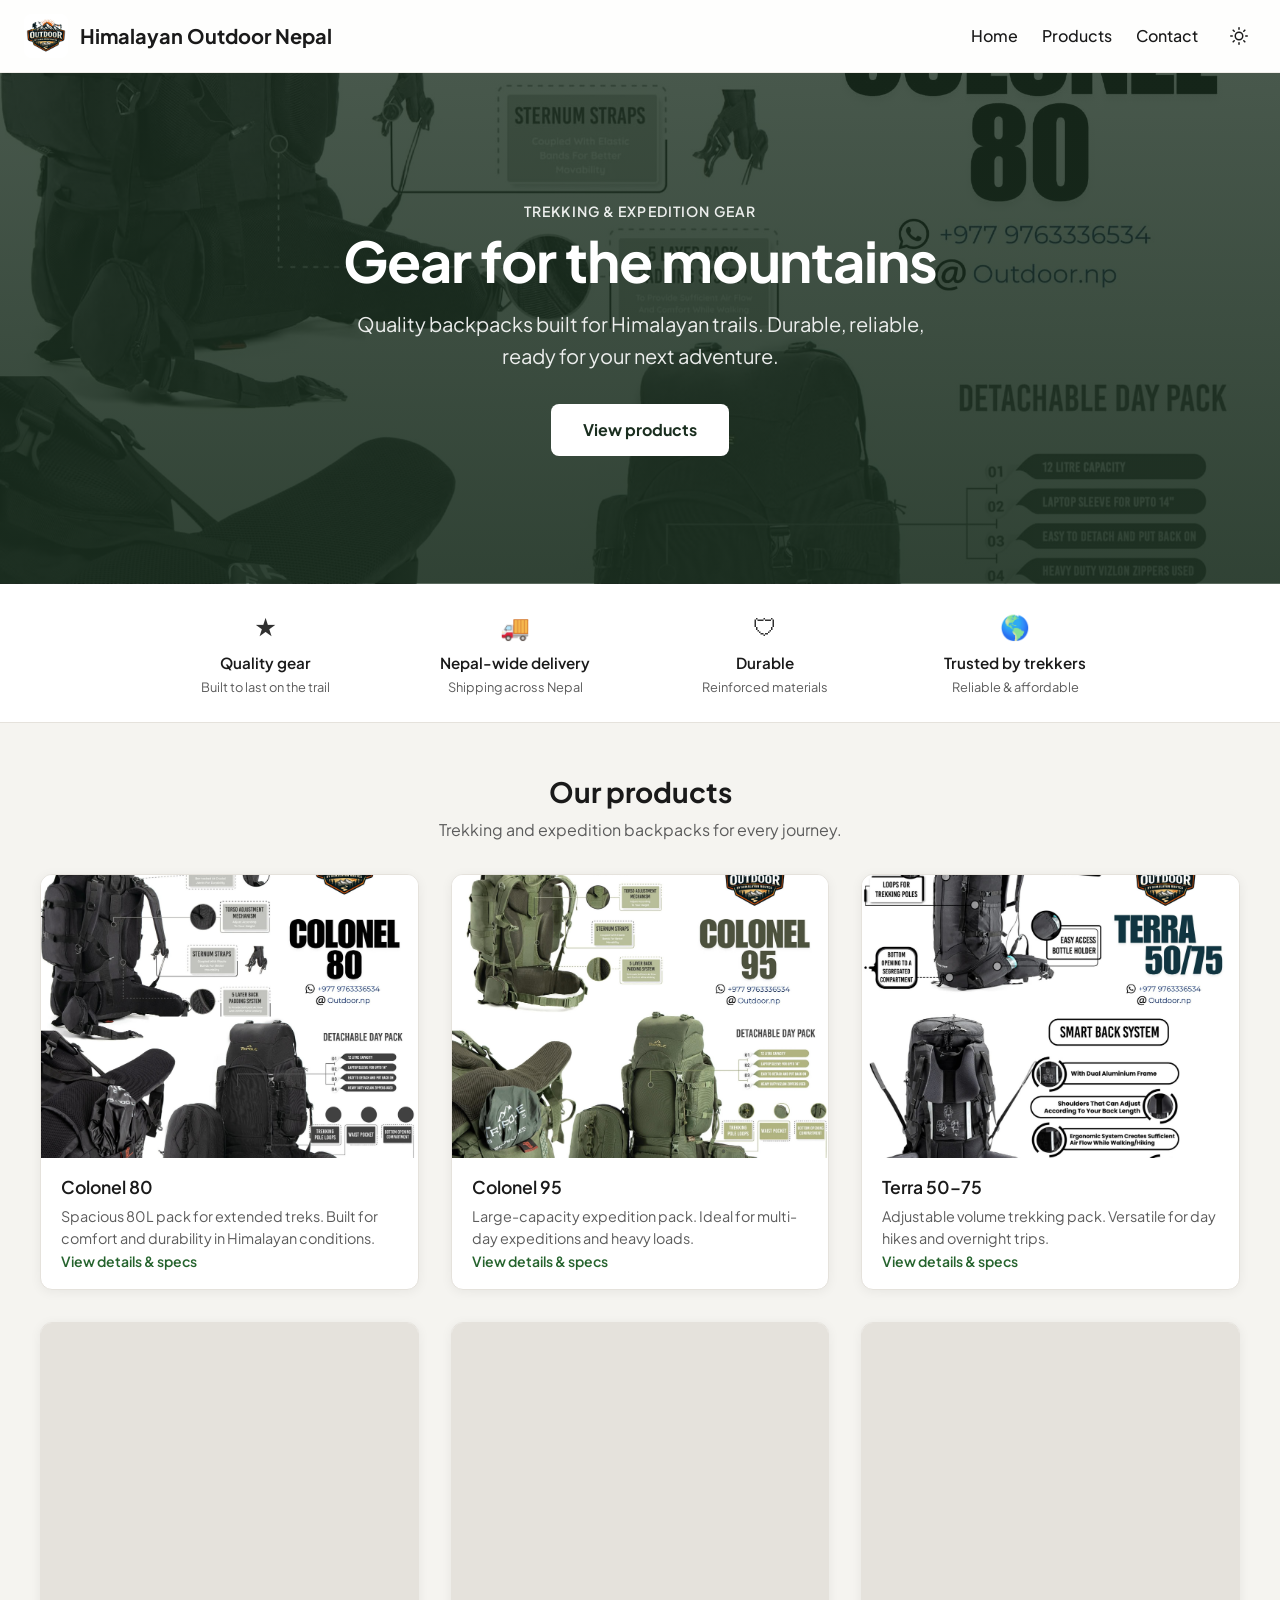
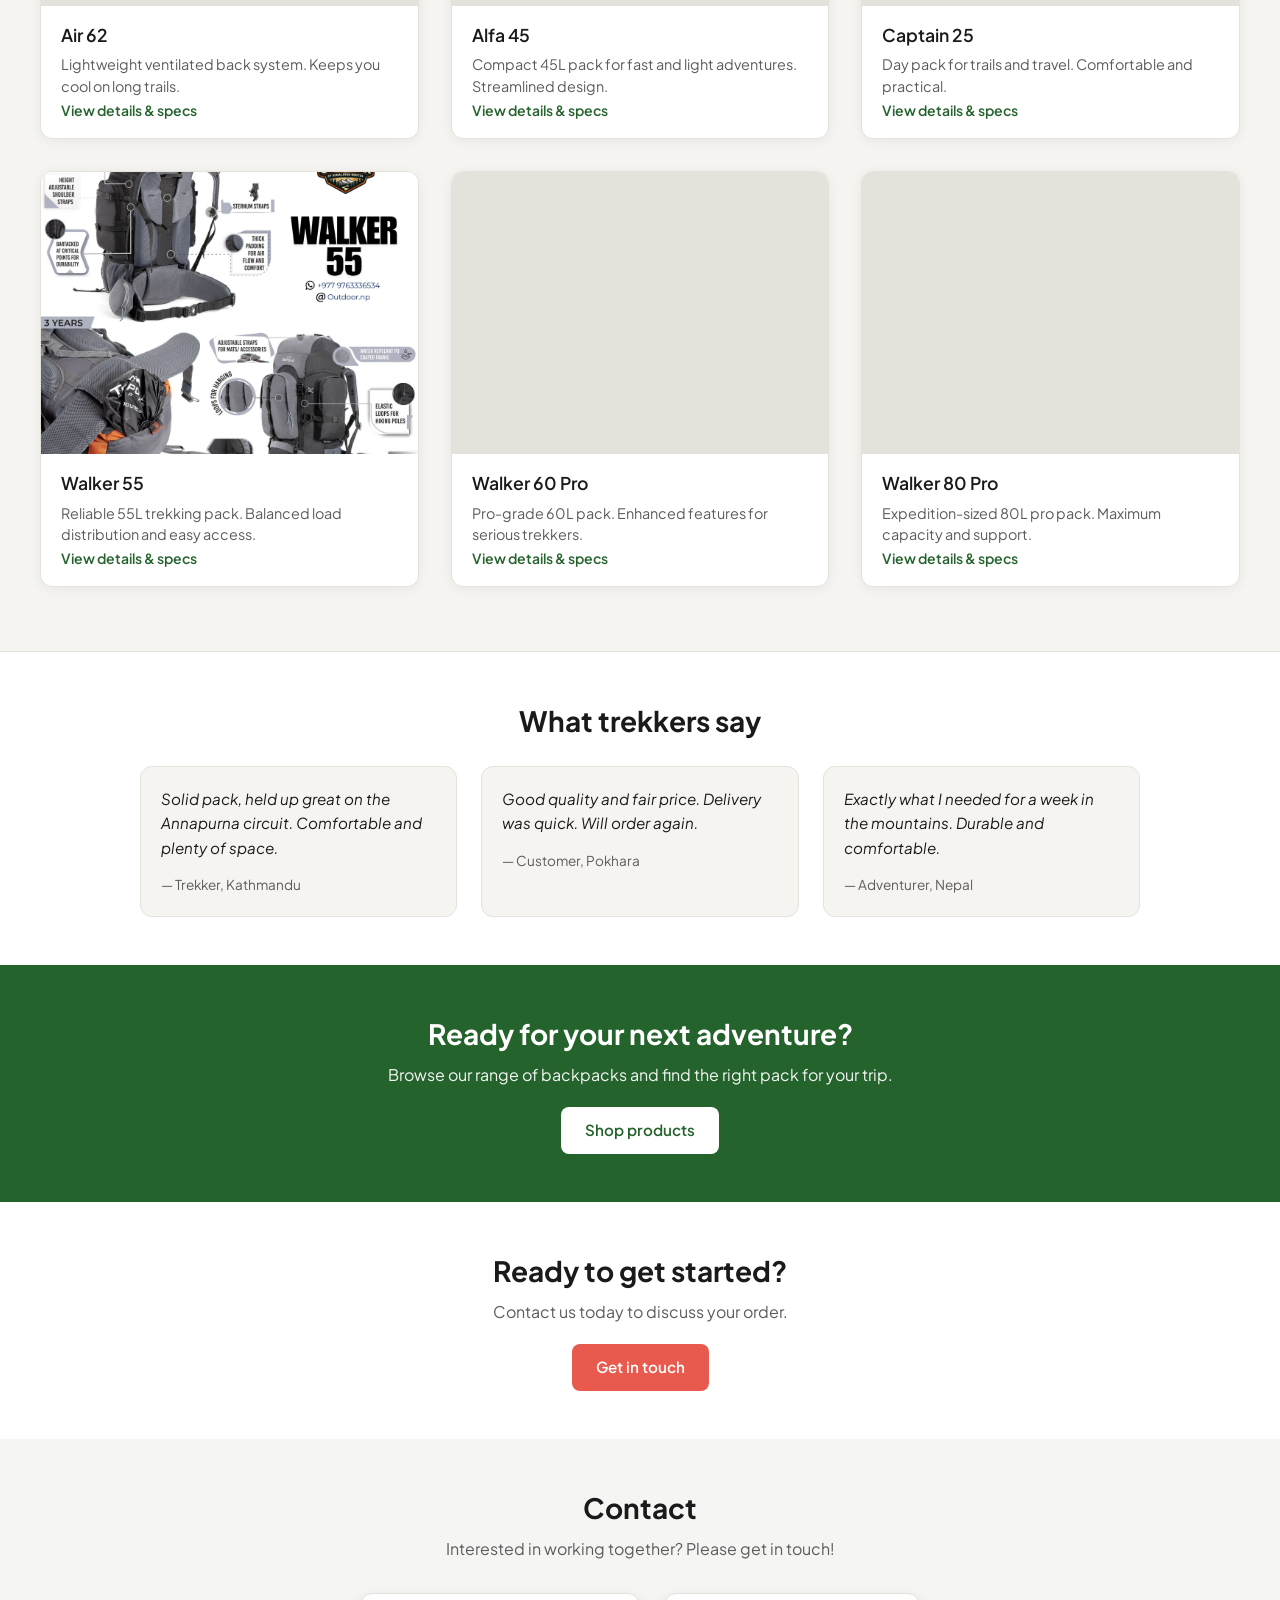
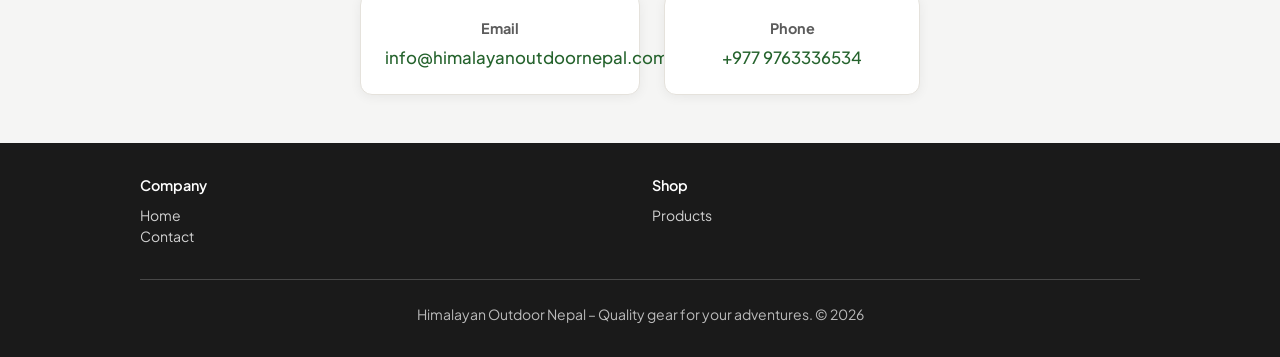
<file: index.html>
<!DOCTYPE html>
<html lang="en">
<head>
  <meta charset="UTF-8">
  <meta name="viewport" content="width=device-width, initial-scale=1.0">
  <title>Himalayan Outdoor Nepal – Trekking & Expedition Gear</title>
  <meta name="description" content="Quality backpacks and outdoor gear for trekking and expeditions in Nepal. Durable, reliable packs for every trail.">
  <link rel="preconnect" href="https://fonts.googleapis.com">
  <link rel="preconnect" href="https://fonts.gstatic.com" crossorigin>
  <link href="https://fonts.googleapis.com/css2?family=Plus+Jakarta+Sans:wght@400;500;600;700&display=swap" rel="stylesheet">
  <link rel="stylesheet" href="css/style.css?v=2">
</head>
<body>
  <header class="site-header">
    <a href="index.html" class="header-brand" aria-label="Himalayan Outdoor Nepal – Home">
      <img src="logo/Himalayan_outdoor_Logo.jpg" alt="" class="site-logo" width="48" height="48">
      <span class="site-title">Himalayan Outdoor Nepal</span>
    </a>
    <nav class="site-nav" aria-label="Main navigation">
      <a href="index.html" class="nav-link">Home</a>
      <a href="index.html#products" class="nav-link">Products</a>
      <a href="contact.html" class="nav-link">Contact</a>
      <button type="button" class="theme-toggle" id="theme-toggle" aria-label="Toggle dark mode">
        <svg class="sun-icon" xmlns="http://www.w3.org/2000/svg" viewBox="0 0 24 24" fill="none" stroke="currentColor" stroke-width="2" stroke-linecap="round" stroke-linejoin="round" width="18" height="18"><circle cx="12" cy="12" r="5"></circle><line x1="12" y1="1" x2="12" y2="3"></line><line x1="12" y1="21" x2="12" y2="23"></line><line x1="4.22" y1="4.22" x2="5.64" y2="5.64"></line><line x1="18.36" y1="18.36" x2="19.78" y2="19.78"></line><line x1="1" y1="12" x2="3" y2="12"></line><line x1="21" y1="12" x2="23" y2="12"></line><line x1="4.22" y1="19.78" x2="5.64" y2="18.36"></line><line x1="18.36" y1="5.64" x2="19.78" y2="4.22"></line></svg>
        <svg class="moon-icon" xmlns="http://www.w3.org/2000/svg" viewBox="0 0 24 24" fill="none" stroke="currentColor" stroke-width="2" stroke-linecap="round" stroke-linejoin="round" width="18" height="18" style="display: none;"><path d="M21 12.79A9 9 0 1 1 11.21 3 7 7 0 0 0 21 12.79z"></path></svg>
      </button>
    </nav>
    <button type="button" class="nav-toggle" aria-label="Open menu" aria-expanded="false">
      <span class="nav-toggle__bar"></span>
      <span class="nav-toggle__bar"></span>
      <span class="nav-toggle__bar"></span>
    </button>
  </header>

  <main>
    <section class="hero">
      <div class="hero__inner">
        <p class="hero__eyebrow">Trekking & Expedition Gear</p>
        <h1 class="hero__title">Gear for the mountains</h1>
        <p class="hero__tagline">Quality backpacks built for Himalayan trails. Durable, reliable, ready for your next adventure.</p>
        <a href="#products" class="hero__cta">View products</a>
      </div>
    </section>

    <section class="features">
      <div class="features__inner">
        <div class="feature animate-on-scroll">
          <span class="feature__icon" aria-hidden="true">&#9733;</span>
          <h3 class="feature__title">Quality gear</h3>
          <p class="feature__text">Built to last on the trail</p>
        </div>
        <div class="feature animate-on-scroll" style="transition-delay: 100ms;">
          <span class="feature__icon" aria-hidden="true">&#128666;</span>
          <h3 class="feature__title">Nepal-wide delivery</h3>
          <p class="feature__text">Shipping across Nepal</p>
        </div>
        <div class="feature animate-on-scroll" style="transition-delay: 200ms;">
          <span class="feature__icon" aria-hidden="true">&#128737;</span>
          <h3 class="feature__title">Durable</h3>
          <p class="feature__text">Reinforced materials</p>
        </div>
        <div class="feature animate-on-scroll" style="transition-delay: 300ms;">
          <span class="feature__icon" aria-hidden="true">&#127758;</span>
          <h3 class="feature__title">Trusted by trekkers</h3>
          <p class="feature__text">Reliable & affordable</p>
        </div>
      </div>
    </section>

    <section class="products-section" id="products">
      <div class="products-section__inner">
        <h2 class="section-title">Our products</h2>
        <p class="section-subtitle">Trekking and expedition backpacks for every journey.</p>
        <div id="products-container" class="products-grid" aria-live="polite">
          <div class="skeleton-card"><div class="skeleton-image"></div><div class="skeleton-body"><div class="skeleton-line"></div><div class="skeleton-line skeleton-line--short"></div></div></div>
          <div class="skeleton-card"><div class="skeleton-image"></div><div class="skeleton-body"><div class="skeleton-line"></div><div class="skeleton-line skeleton-line--short"></div></div></div>
          <div class="skeleton-card"><div class="skeleton-image"></div><div class="skeleton-body"><div class="skeleton-line"></div><div class="skeleton-line skeleton-line--short"></div></div></div>
        </div>
      </div>
    </section>

    <section class="testimonials">
      <div class="testimonials__inner">
        <h2 class="section-title">What trekkers say</h2>
        <div class="testimonials__grid">
          <blockquote class="testimonial animate-on-scroll">
            <p class="testimonial__text">Solid pack, held up great on the Annapurna circuit. Comfortable and plenty of space.</p>
            <cite class="testimonial__cite">— Trekker, Kathmandu</cite>
          </blockquote>
          <blockquote class="testimonial animate-on-scroll" style="transition-delay: 100ms;">
            <p class="testimonial__text">Good quality and fair price. Delivery was quick. Will order again.</p>
            <cite class="testimonial__cite">— Customer, Pokhara</cite>
          </blockquote>
          <blockquote class="testimonial animate-on-scroll" style="transition-delay: 200ms;">
            <p class="testimonial__text">Exactly what I needed for a week in the mountains. Durable and comfortable.</p>
            <cite class="testimonial__cite">— Adventurer, Nepal</cite>
          </blockquote>
        </div>
      </div>
    </section>

    <section class="cta">
      <div class="cta__inner">
        <h2 class="cta__title">Ready for your next adventure?</h2>
        <p class="cta__text">Browse our range of backpacks and find the right pack for your trip.</p>
        <a href="index.html#products" class="cta__button">Shop products</a>
      </div>
    </section>

    <section class="cta cta--contact">
      <div class="cta__inner">
        <h2 class="cta__title">Ready to get started?</h2>
        <p class="cta__text">Contact us today to discuss your order.</p>
        <a href="contact.html" class="cta__button cta__button--coral">Get in touch</a>
      </div>
    </section>

    <section class="contact-info" id="contact">
      <div class="contact-info__inner">
        <h2 class="contact-info__title">Contact</h2>
        <p class="contact-info__intro">Interested in working together? Please get in touch!</p>
        <div class="contact-info__cards">
          <div class="contact-info__card">
            <strong class="contact-info__label">Email</strong>
            <a href="mailto:info@himalayanoutdoornepal.com" class="contact-info__value">info@himalayanoutdoornepal.com</a>
          </div>
          <div class="contact-info__card">
            <strong class="contact-info__label">Phone</strong>
            <a href="tel:+9779763336534" class="contact-info__value">+977 9763336534</a>
          </div>
        </div>
      </div>
    </section>
  </main>

  <footer class="site-footer">
    <div class="footer__inner">
      <div class="footer__grid">
        <div class="footer__col">
          <h3 class="footer__heading">Company</h3>
          <ul class="footer__links">
            <li><a href="index.html">Home</a></li>
            <li><a href="contact.html">Contact</a></li>
          </ul>
        </div>
        <div class="footer__col">
          <h3 class="footer__heading">Shop</h3>
          <ul class="footer__links">
            <li><a href="index.html#products">Products</a></li>
          </ul>
        </div>
      </div>
      <p class="footer__copy">Himalayan Outdoor Nepal – Quality gear for your adventures. &copy; <span id="year"></span></p>
    </div>
  </footer>

  <script src="js/ui.js"></script>
  <script src="js/main.js"></script>
</body>
</html>
</file>
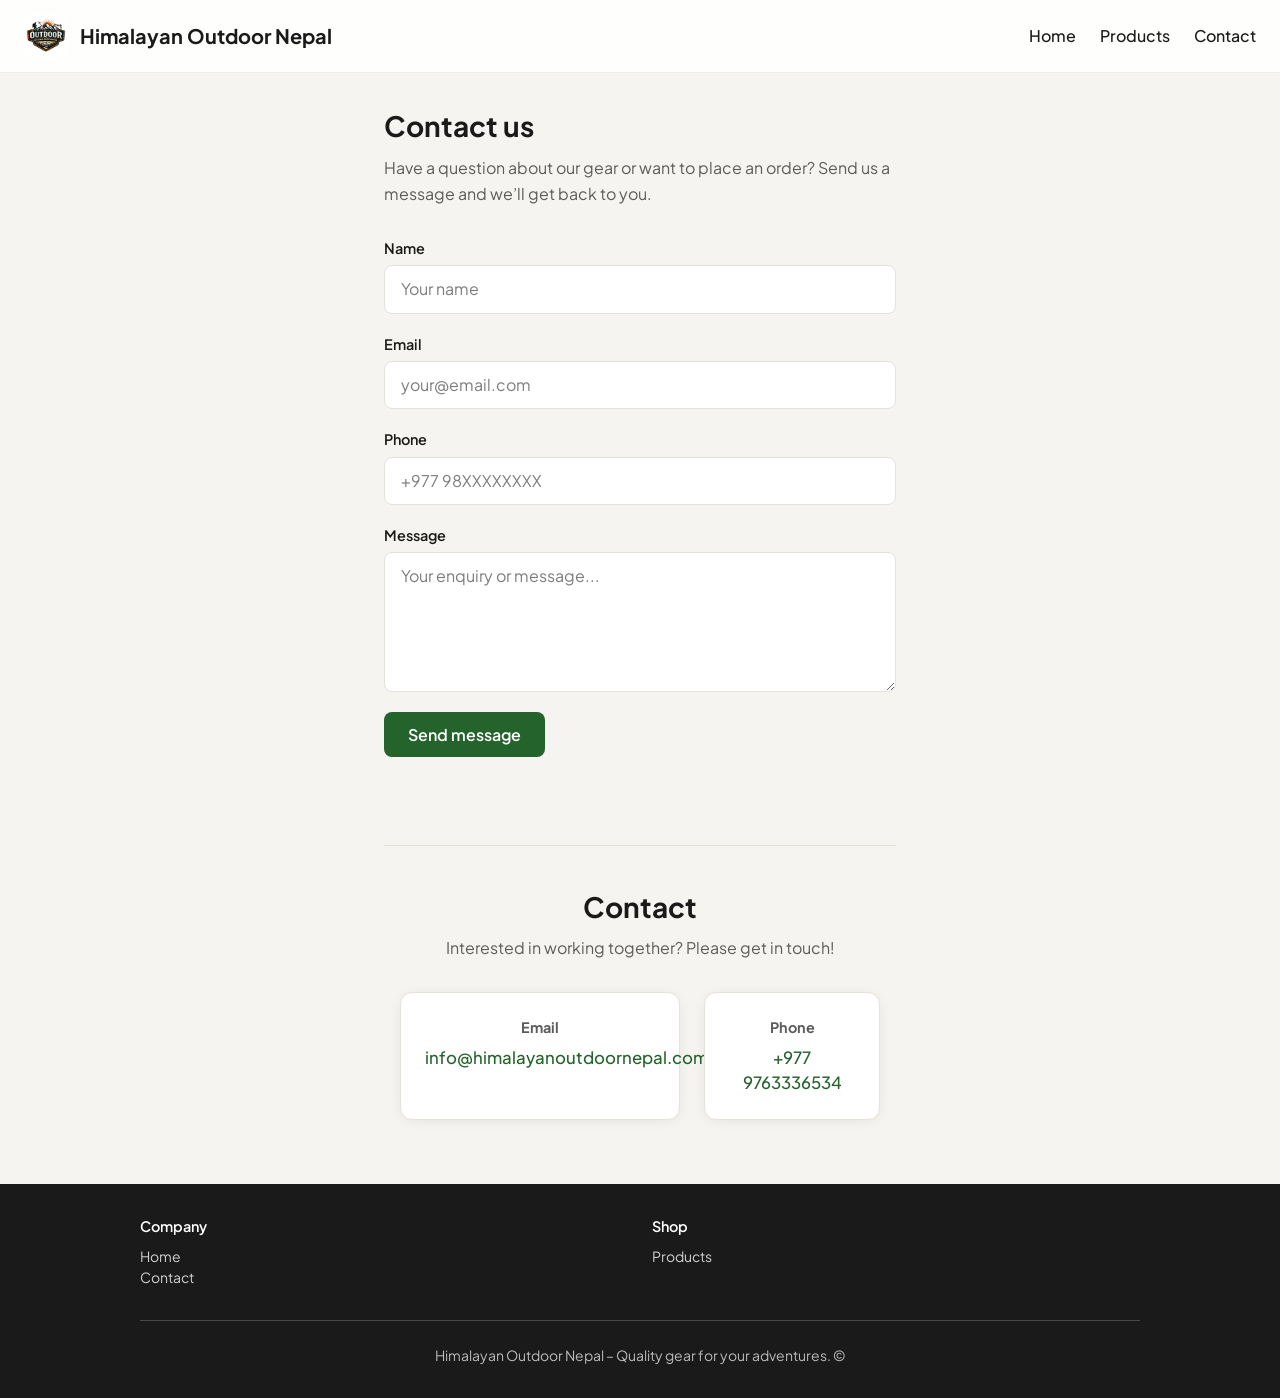
<file: contact.html>
<!DOCTYPE html>
<html lang="en">
<head>
  <meta charset="UTF-8">
  <meta name="viewport" content="width=device-width, initial-scale=1.0">
  <title>Contact – Himalayan Outdoor Nepal</title>
  <meta name="description" content="Get in touch for product enquiries, orders, or support. We'd love to hear from you.">
  <link rel="preconnect" href="https://fonts.googleapis.com">
  <link rel="preconnect" href="https://fonts.gstatic.com" crossorigin>
  <link href="https://fonts.googleapis.com/css2?family=Plus+Jakarta+Sans:wght@400;500;600;700&display=swap" rel="stylesheet">
  <link rel="stylesheet" href="css/style.css">
</head>
<body>
  <header class="site-header">
    <a href="index.html" class="header-brand" aria-label="Himalayan Outdoor Nepal – Home">
      <img src="logo/Himalayan_outdoor_Logo.jpg" alt="" class="site-logo" width="48" height="48">
      <span class="site-title">Himalayan Outdoor Nepal</span>
    </a>
    <nav class="site-nav" aria-label="Main navigation">
      <a href="index.html" class="nav-link">Home</a>
      <a href="index.html#products" class="nav-link">Products</a>
      <a href="contact.html" class="nav-link">Contact</a>
    </nav>
    <button type="button" class="nav-toggle" aria-label="Open menu" aria-expanded="false">
      <span class="nav-toggle__bar"></span>
      <span class="nav-toggle__bar"></span>
      <span class="nav-toggle__bar"></span>
    </button>
  </header>

  <main class="contact-page">
    <div class="contact-page__inner">
      <h1 class="contact-page__title">Contact us</h1>
      <p class="contact-page__intro">Have a question about our gear or want to place an order? Send us a message and we’ll get back to you.</p>

      <form class="contact-form" id="contact-form" action="https://formspree.io/f/mqedoqld" method="POST">
        <input type="hidden" name="_subject" value="Enquiry from Himalayan Outdoor Nepal">
        <div class="form-group">
          <label for="contact-name" class="form-label">Name</label>
          <input type="text" id="contact-name" name="name" class="form-input" required placeholder="Your name">
        </div>
        <div class="form-group">
          <label for="contact-email" class="form-label">Email</label>
          <input type="email" id="contact-email" name="email" class="form-input" required placeholder="your@email.com">
        </div>
        <div class="form-group">
          <label for="contact-phone" class="form-label">Phone</label>
          <input type="tel" id="contact-phone" name="phone" class="form-input" placeholder="+977 98XXXXXXXX">
        </div>
        <div class="form-group">
          <label for="contact-message" class="form-label">Message</label>
          <textarea id="contact-message" name="message" class="form-input form-textarea" required rows="5" placeholder="Your enquiry or message..."></textarea>
        </div>
        <button type="submit" class="btn btn--primary">Send message</button>
        <p id="form-status" class="form-status" aria-live="polite"></p>
      </form>

      <section class="contact-info contact-info--page">
        <h2 class="contact-info__title">Contact</h2>
        <p class="contact-info__intro">Interested in working together? Please get in touch!</p>
        <div class="contact-info__cards">
          <div class="contact-info__card">
            <strong class="contact-info__label">Email</strong>
            <a href="mailto:info@himalayanoutdoornepal.com" class="contact-info__value">info@himalayanoutdoornepal.com</a>
          </div>
          <div class="contact-info__card">
            <strong class="contact-info__label">Phone</strong>
            <a href="tel:+9779763336534" class="contact-info__value">+977 9763336534</a>
          </div>
        </div>
      </section>
    </div>
  </main>

  <footer class="site-footer">
    <div class="footer__inner">
      <div class="footer__grid">
        <div class="footer__col">
          <h3 class="footer__heading">Company</h3>
          <ul class="footer__links">
            <li><a href="index.html">Home</a></li>
            <li><a href="contact.html">Contact</a></li>
          </ul>
        </div>
        <div class="footer__col">
          <h3 class="footer__heading">Shop</h3>
          <ul class="footer__links">
            <li><a href="index.html#products">Products</a></li>
          </ul>
        </div>
      </div>
      <p class="footer__copy">Himalayan Outdoor Nepal – Quality gear for your adventures. &copy; <span id="year"></span></p>
    </div>
  </footer>

  <script src="js/contact.js"></script>
</body>
</html>
</file>
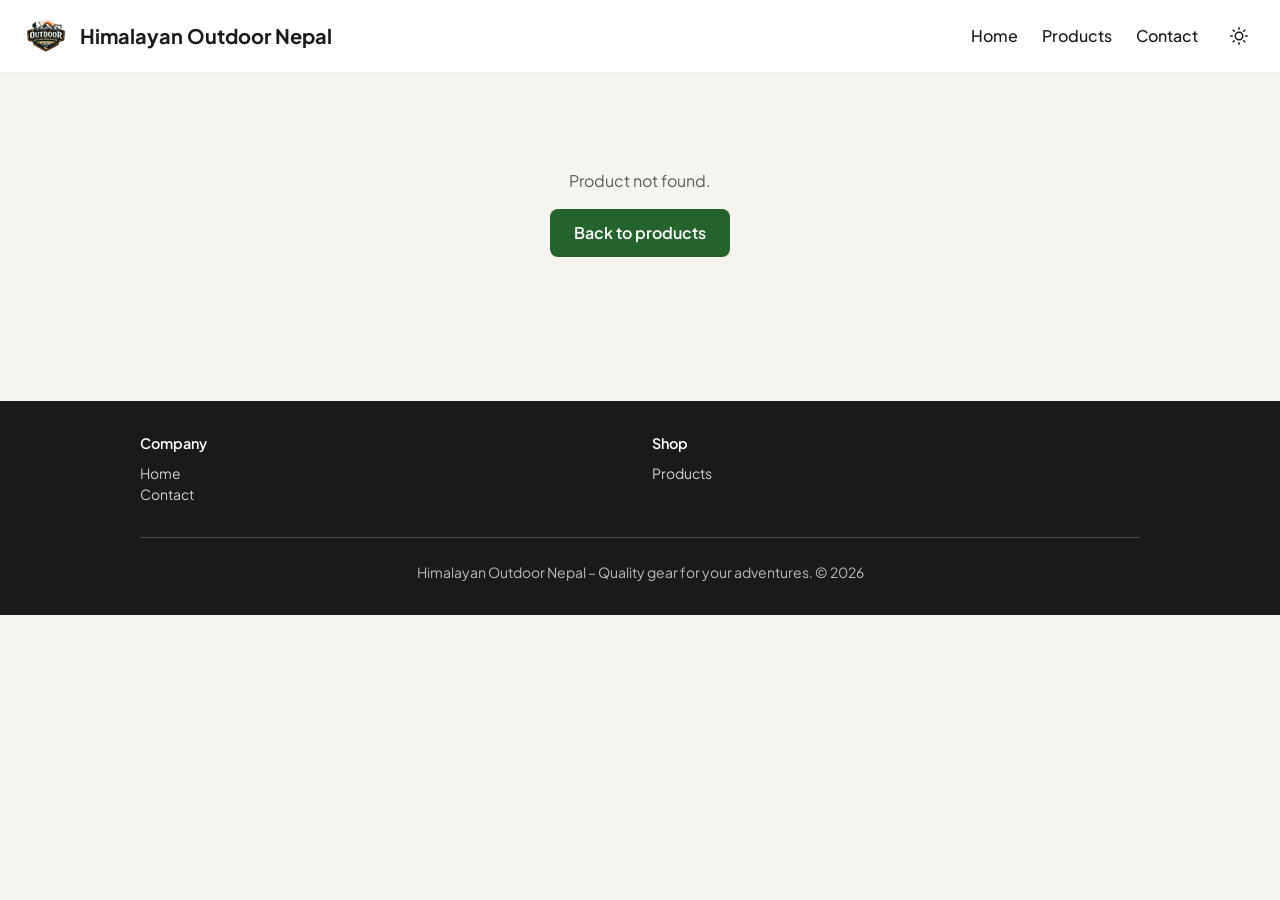
<file: product.html>
<!DOCTYPE html>
<html lang="en">
<head>
  <meta charset="UTF-8">
  <meta name="viewport" content="width=device-width, initial-scale=1.0">
  <title>Product Details – Himalayan Outdoor Nepal</title>
  <meta name="description" content="View product specifications and details at Himalayan Outdoor Nepal.">
  <link rel="preconnect" href="https://fonts.googleapis.com">
  <link rel="preconnect" href="https://fonts.gstatic.com" crossorigin>
  <link href="https://fonts.googleapis.com/css2?family=Plus+Jakarta+Sans:wght@400;500;600;700&display=swap" rel="stylesheet">
  <link rel="stylesheet" href="css/style.css?v=3">
</head>
<body>
  <header class="site-header">
    <a href="index.html" class="header-brand" aria-label="Himalayan Outdoor Nepal – Home">
      <img src="logo/Himalayan_outdoor_Logo.jpg" alt="" class="site-logo" width="48" height="48">
      <span class="site-title">Himalayan Outdoor Nepal</span>
    </a>
    <nav class="site-nav" aria-label="Main navigation">
      <a href="index.html" class="nav-link">Home</a>
      <a href="index.html#products" class="nav-link">Products</a>
      <a href="contact.html" class="nav-link">Contact</a>
      <button type="button" class="theme-toggle" id="theme-toggle" aria-label="Toggle dark mode">
        <svg class="sun-icon" xmlns="http://www.w3.org/2000/svg" viewBox="0 0 24 24" fill="none" stroke="currentColor" stroke-width="2" stroke-linecap="round" stroke-linejoin="round" width="18" height="18"><circle cx="12" cy="12" r="5"></circle><line x1="12" y1="1" x2="12" y2="3"></line><line x1="12" y1="21" x2="12" y2="23"></line><line x1="4.22" y1="4.22" x2="5.64" y2="5.64"></line><line x1="18.36" y1="18.36" x2="19.78" y2="19.78"></line><line x1="1" y1="12" x2="3" y2="12"></line><line x1="21" y1="12" x2="23" y2="12"></line><line x1="4.22" y1="19.78" x2="5.64" y2="18.36"></line><line x1="18.36" y1="5.64" x2="19.78" y2="4.22"></line></svg>
        <svg class="moon-icon" xmlns="http://www.w3.org/2000/svg" viewBox="0 0 24 24" fill="none" stroke="currentColor" stroke-width="2" stroke-linecap="round" stroke-linejoin="round" width="18" height="18" style="display: none;"><path d="M21 12.79A9 9 0 1 1 11.21 3 7 7 0 0 0 21 12.79z"></path></svg>
      </button>
    </nav>
    <button type="button" class="nav-toggle" aria-label="Open menu" aria-expanded="false">
      <span class="nav-toggle__bar"></span>
      <span class="nav-toggle__bar"></span>
      <span class="nav-toggle__bar"></span>
    </button>
  </header>

  <main class="product-page">
    <div class="product-page__inner" id="product-container" aria-live="polite">
      <!-- Skeleton Loaders -->
      <div class="product-grid skeleton-detail">
        <div class="product-detail__image-col">
          <div class="skeleton-image" style="width: 100%; aspect-ratio: 1/1; border-radius: var(--radius);"></div>
        </div>
        <div class="product-detail__info-col skeleton-body">
           <div class="skeleton-line" style="width: 80%; height: 2rem;"></div>
           <div class="skeleton-line" style="width: 40%; height: 1.5rem;"></div>
           <div class="skeleton-line" style="width: 100%; height: 1.2rem; margin-top: 1rem;"></div>
           <div class="skeleton-line" style="width: 90%; height: 1.2rem;"></div>
           <div class="skeleton-line" style="width: 95%; height: 1.2rem;"></div>
        </div>
      </div>
    </div>
  </main>

  <footer class="site-footer">
    <div class="footer__inner">
      <div class="footer__grid">
        <div class="footer__col">
          <h3 class="footer__heading">Company</h3>
          <ul class="footer__links">
            <li><a href="index.html">Home</a></li>
            <li><a href="contact.html">Contact</a></li>
          </ul>
        </div>
        <div class="footer__col">
          <h3 class="footer__heading">Shop</h3>
          <ul class="footer__links">
            <li><a href="index.html#products">Products</a></li>
          </ul>
        </div>
      </div>
      <p class="footer__copy">Himalayan Outdoor Nepal – Quality gear for your adventures. &copy; <span id="year"></span></p>
    </div>
  </footer>

  <script src="js/ui.js"></script>
  <script src="js/product.js"></script>
</body>
</html>
</file>
<file: css/style.css>
/* Himalayan Outdoor Nepal - Product Showcase */

:root {
  --color-bg: #f5f4f0;
  --color-surface: #ffffff;
  --color-surface-rgb: 255, 255, 255;
  --color-text: #1a1a1a;
  --color-text-muted: #5c5c5c;
  --color-accent: #25632d;
  --color-accent-hover: #1e5024;
  --color-hero-bg: #1a2e1f;
  --color-border: #e5e2dc;
  --color-border-rgb: 229, 226, 220;
  --shadow: 0 2px 12px rgba(0, 0, 0, 0.06);
  --shadow-hover: 0 8px 28px rgba(0, 0, 0, 0.1);
  --radius: 12px;
  --radius-sm: 8px;
  --font-sans: 'Plus Jakarta Sans', system-ui, -apple-system, sans-serif;
}

[data-theme="dark"] {
  --color-bg: #121212;
  --color-surface: #1e1e1e;
  --color-surface-rgb: 30, 30, 30;
  --color-text: #f5f4f0;
  --color-text-muted: #a3a3a3;
  --color-accent: #4ade80;
  --color-accent-hover: #22c55e;
  --color-hero-bg: #0f1712;
  --color-border: #333333;
  --color-border-rgb: 51, 51, 51;
  --shadow: 0 2px 12px rgba(0, 0, 0, 0.3);
  --shadow-hover: 0 8px 28px rgba(0, 0, 0, 0.5);
}

*,
*::before,
*::after {
  box-sizing: border-box;
}

html {
  scroll-behavior: smooth;
}

body {
  margin: 0;
  font-family: var(--font-sans);
  font-size: 16px;
  line-height: 1.5;
  color: var(--color-text);
  background: var(--color-bg);
  min-height: 100vh;
}

img {
  max-width: 100%;
  height: auto;
  display: block;
}

a {
  color: var(--color-accent);
  text-decoration: none;
}

a:hover {
  text-decoration: underline;
}

/* Header */
.site-header {
  background: rgba(var(--color-surface-rgb), 0.85);
  backdrop-filter: blur(12px);
  -webkit-backdrop-filter: blur(12px);
  border-bottom: 1px solid rgba(var(--color-border-rgb), 0.6);
  padding: 0.875rem 1.5rem;
  position: sticky;
  top: 0;
  z-index: 100;
  display: flex;
  align-items: center;
  justify-content: space-between;
  gap: 1rem;
}

.header-brand {
  display: flex;
  align-items: center;
  gap: 0.75rem;
  text-decoration: none;
  color: inherit;
}

.header-brand:hover {
  text-decoration: none;
}

.site-logo {
  width: 44px;
  height: 44px;
  object-fit: contain;
  border-radius: var(--radius-sm);
}

.site-title {
  margin: 0;
  font-size: clamp(1.1rem, 4vw, 1.25rem);
  font-weight: 700;
  color: var(--color-text);
}

.site-nav {
  display: none;
  align-items: center;
  gap: 1.5rem;
}

.nav-link {
  font-weight: 500;
  color: var(--color-text);
  text-decoration: none;
  transition: color 0.2s ease;
}

.nav-link:hover {
  color: var(--color-accent);
  text-decoration: none;
}

.nav-toggle {
  display: flex;
  flex-direction: column;
  justify-content: center;
  gap: 5px;
  width: 44px;
  height: 44px;
  padding: 0;
  border: none;
  background: transparent;
  cursor: pointer;
  border-radius: var(--radius-sm);
}

.nav-toggle:hover {
  background: var(--color-bg);
}

.nav-toggle__bar {
  display: block;
  width: 22px;
  height: 2px;
  background: var(--color-text);
  border-radius: 1px;
  margin: 0 auto;
}

@media (max-width: 767px) {
  .site-header {
    position: relative;
    flex-wrap: wrap;
  }

  .site-nav {
    display: flex;
    position: absolute;
    top: 100%;
    left: 0;
    right: 0;
    background: var(--color-surface);
    border-bottom: 1px solid var(--color-border);
    flex-direction: column;
    padding: 0;
    gap: 0;
    box-shadow: var(--shadow);
    max-height: 0;
    overflow: hidden;
    transition: max-height 0.3s ease-out, padding 0.3s ease;
    opacity: 0;
    pointer-events: none;
  }

  .site-nav.is-open {
    max-height: 300px;
    padding: 1rem 1.5rem;
    opacity: 1;
    pointer-events: auto;
  }
  
  .site-nav .nav-link {
    padding: 0.5rem 0;
    width: 100%;
  }
}

@media (min-width: 768px) {
  .site-nav {
    display: flex;
  }

  .nav-toggle {
    display: none;
  }
}

.theme-toggle {
  background: transparent;
  border: none;
  color: var(--color-text);
  cursor: pointer;
  padding: 0.5rem;
  display: flex;
  align-items: center;
  justify-content: center;
  border-radius: 50%;
  transition: background 0.2s ease, transform 0.2s ease;
}

.theme-toggle:hover {
  background: rgba(var(--color-text-rgb, 128, 128, 128), 0.1);
  transform: scale(1.1);
}

.theme-toggle svg {
  transition: transform 0.3s cubic-bezier(0.175, 0.885, 0.32, 1.275);
}

.theme-toggle:hover svg {
  transform: rotate(15deg);
}

[data-theme="dark"] .sun-icon {
  display: none !important;
}

[data-theme="dark"] .moon-icon {
  display: block !important;
}

:not([data-theme="dark"]) .sun-icon {
  display: block !important;
}

:not([data-theme="dark"]) .moon-icon {
  display: none !important;
}

/* Hero */
.hero {
  background: var(--color-hero-bg);
  background-image: linear-gradient(rgba(26, 46, 31, 0.8), rgba(26, 46, 31, 0.9)), url('../products/Colonel-80.jpg');
  background-size: cover;
  background-position: center;
  color: #fff;
  padding: clamp(4rem, 15vw, 8rem) 1.5rem;
  text-align: center;
  position: relative;
}

[data-theme="dark"] .hero {
  background-image: linear-gradient(rgba(15, 23, 18, 0.85), rgba(15, 23, 18, 0.95)), url('../products/Colonel-80.jpg');
}

.hero__inner {
  max-width: 800px;
  margin: 0 auto;
}

.hero__eyebrow {
  margin: 0 0 0.5rem;
  font-size: 0.875rem;
  font-weight: 600;
  text-transform: uppercase;
  letter-spacing: 0.08em;
  opacity: 0.9;
}

.hero__title {
  margin: 0 0 1rem;
  font-size: clamp(2rem, 8vw, 3.5rem);
  font-weight: 700;
  line-height: 1.1;
  letter-spacing: -0.02em;
}

.hero__tagline {
  margin: 0 0 2rem;
  font-size: clamp(1rem, 3vw, 1.25rem);
  line-height: 1.6;
  opacity: 0.9;
  max-width: 600px;
  margin-inline: auto;
}

.hero__cta {
  display: inline-block;
  padding: 0.875rem 2rem;
  background: #fff;
  color: var(--color-hero-bg);
  font-weight: 700;
  font-size: 1rem;
  border-radius: var(--radius-sm);
  text-decoration: none;
  transition: transform 0.2s ease, box-shadow 0.2s ease;
}

.hero__cta:hover {
  transform: translateY(-2px);
  box-shadow: 0 4px 12px rgba(0,0,0,0.2);
  text-decoration: none;
}


/* Features strip */
.features {
  background: var(--color-surface);
  border-bottom: 1px solid var(--color-border);
  padding: 1.5rem;
}

.features__inner {
  max-width: 1000px;
  margin: 0 auto;
  display: grid;
  grid-template-columns: 1fr 1fr;
  gap: 1.5rem;
}

.feature {
  text-align: center;
}

.feature__icon {
  display: block;
  font-size: 1.5rem;
  margin-bottom: 0.5rem;
  opacity: 0.9;
}

.feature__title {
  margin: 0 0 0.25rem;
  font-size: 0.95rem;
  font-weight: 600;
  color: var(--color-text);
}

.feature__text {
  margin: 0;
  font-size: 0.8rem;
  color: var(--color-text-muted);
}

@media (min-width: 640px) {
  .features__inner {
    grid-template-columns: repeat(4, 1fr);
    gap: 2rem;
    padding: 0 1rem;
  }
}

/* Products section */
.products-section {
  padding: 3rem 1.5rem 4rem;
}

.products-section__inner {
  max-width: 1200px;
  margin: 0 auto;
}

.section-title {
  margin: 0 0 0.35rem;
  font-size: 1.75rem;
  font-weight: 700;
  color: var(--color-text);
  text-align: center;
}

.section-subtitle {
  margin: 0 0 2rem;
  font-size: 1rem;
  color: var(--color-text-muted);
  text-align: center;
}

.products-grid {
  display: grid;
  gap: 1.5rem;
  grid-template-columns: 1fr;
}

@media (min-width: 640px) {
  .products-grid {
    grid-template-columns: repeat(2, 1fr);
  }
}

@media (min-width: 1024px) {
  .products-grid {
    grid-template-columns: repeat(3, 1fr);
    gap: 2rem;
  }
}

/* Product card */
.product-card {
  background: var(--color-surface);
  border-radius: var(--radius);
  overflow: hidden;
  box-shadow: var(--shadow);
  transition: box-shadow 0.2s ease, transform 0.2s ease;
  cursor: pointer;
  border: 1px solid var(--color-border);
}

.product-card:hover {
  box-shadow: var(--shadow-hover);
  transform: translateY(-2px);
}

.product-card__image-wrap {
  aspect-ratio: 4 / 3;
  overflow: hidden;
  background: var(--color-border);
}

.product-card__image {
  width: 100%;
  height: 100%;
  object-fit: cover;
}

.product-card__body {
  padding: 1rem 1.25rem;
}

.product-card__name {
  margin: 0 0 0.35em;
  font-size: 1.1rem;
  font-weight: 600;
  color: var(--color-text);
}

.product-card__description {
  margin: 0;
  font-size: 0.9rem;
  color: var(--color-text-muted);
  display: -webkit-box;
  line-clamp: 2;
  -webkit-line-clamp: 2;
  -webkit-box-orient: vertical;
  overflow: hidden;
}

.product-card__cta {
  margin-top: 0.75rem;
  font-size: 0.875rem;
  font-weight: 600;
  color: var(--color-accent);
}

.product-card:hover .product-card__cta {
  text-decoration: underline;
}

/* Product Detail Page */
.product-page {
  padding: 2rem 1.5rem 6rem;
}

.product-page__inner {
  max-width: 1200px;
  margin: 0 auto;
  display: grid;
  gap: 3rem;
  grid-template-columns: 1fr;
}

@media (min-width: 768px) {
  .product-page__inner {
    grid-template-columns: 1fr 1fr;
    align-items: start;
    gap: 4rem;
  }
}

.product-gallery {
  min-width: 0;
}

.product-gallery__main {
  border-radius: var(--radius);
  overflow: hidden;
  background: var(--color-surface);
  border: 1px solid var(--color-border);
  position: relative;
  aspect-ratio: 4 / 3;
}

@media (min-width: 768px) {
  .product-gallery__main {
    aspect-ratio: 1 / 1;
    position: sticky;
    top: 100px;
  }
}

.product-gallery__image {
  width: 100%;
  height: 100%;
  object-fit: cover;
  transition: transform 0.3s ease;
}

.product-gallery__main:hover .product-gallery__image {
  transform: scale(1.02);
}

.product-info {
  display: flex;
  flex-direction: column;
  gap: 1.5rem;
  min-width: 0;
}

.product-info__title {
  margin: 0;
  font-size: clamp(2rem, 5vw, 3rem);
  font-weight: 700;
  color: var(--color-text);
  line-height: 1.1;
}

.product-info__description {
  margin: 0;
  font-size: 1.1rem;
  color: var(--color-text-muted);
  line-height: 1.7;
}

.product-info__subtitle {
  font-size: 1.25rem;
  font-weight: 600;
  margin: 0 0 1rem;
  color: var(--color-text);
  border-bottom: 2px solid var(--color-border);
  padding-bottom: 0.5rem;
}

.product-info__specs-wrap {
  background: var(--color-surface);
  border: 1px solid var(--color-border);
  border-radius: var(--radius);
  padding: 1.5rem;
  box-shadow: var(--shadow);
}

.product-detail__specs {
  margin: 0;
  padding: 0;
  display: grid;
  grid-template-columns: 120px 1fr;
  gap: 1rem;
  align-items: center;
}

.product-detail__specs dt {
  font-weight: 600;
  color: var(--color-text-muted);
  font-size: 0.9rem;
  text-transform: uppercase;
  letter-spacing: 0.05em;
}

.product-detail__specs dd {
  margin: 0;
  color: var(--color-text);
  font-weight: 500;
}

.btn--large {
  padding: 1rem 2rem;
  font-size: 1.1rem;
  width: 100%;
  border-radius: var(--radius);
}

@media (min-width: 768px) {
  .btn--large {
    width: auto;
  }
}


.modal__name {
  margin: 0 0 0.5rem;
  font-size: 1.35rem;
  font-weight: 700;
  color: var(--color-text);
}

.modal__description {
  margin: 0 0 1rem;
  color: var(--color-text-muted);
  font-size: 0.95rem;
}

.modal__specs {
  margin: 0;
  padding: 0;
  list-style: none;
  border-top: 1px solid var(--color-border);
  padding-top: 1rem;
}

.modal__specs dt {
  font-weight: 600;
  font-size: 0.8rem;
  text-transform: uppercase;
  letter-spacing: 0.05em;
  color: var(--color-text-muted);
  margin-top: 0.75rem;
}

.modal__specs dt:first-child {
  margin-top: 0;
}

.modal__specs dd {
  margin: 0.25rem 0 0;
  color: var(--color-text);
}

/* Testimonials */
.testimonials {
  background: var(--color-surface);
  padding: 3rem 1.5rem;
  border-top: 1px solid var(--color-border);
}

.testimonials__inner {
  max-width: 1000px;
  margin: 0 auto;
}

.testimonials .section-title {
  margin-bottom: 1.5rem;
}

.testimonials__grid {
  display: grid;
  gap: 1.5rem;
  grid-template-columns: 1fr;
}

.testimonial {
  margin: 0;
  padding: 1.25rem;
  background: var(--color-bg);
  border-radius: var(--radius);
  border: 1px solid var(--color-border);
}

.testimonial__text {
  margin: 0 0 0.75rem;
  font-size: 0.95rem;
  line-height: 1.6;
  color: var(--color-text);
  font-style: italic;
}

.testimonial__cite {
  font-size: 0.85rem;
  color: var(--color-text-muted);
  font-style: normal;
}

@media (min-width: 640px) {
  .testimonials__grid {
    grid-template-columns: repeat(3, 1fr);
  }
}

/* CTA */
.cta {
  background: var(--color-accent);
  color: #fff;
  padding: 3rem 1.5rem;
  text-align: center;
}

.cta__inner {
  max-width: 520px;
  margin: 0 auto;
}

.cta__title {
  margin: 0 0 0.5rem;
  font-size: 1.5rem;
  font-weight: 700;
}

.cta__text {
  margin: 0 0 1.25rem;
  font-size: 1rem;
  opacity: 0.95;
}

.cta__button {
  display: inline-block;
  padding: 0.75rem 1.5rem;
  background: #fff;
  color: var(--color-accent);
  font-weight: 600;
  font-size: 0.95rem;
  border-radius: var(--radius-sm);
  text-decoration: none;
  transition: opacity 0.2s ease, transform 0.2s ease;
}

.cta__button:hover {
  opacity: 0.95;
  transform: translateY(-1px);
  text-decoration: none;
  color: var(--color-accent);
}

@media (min-width: 640px) {
  .cta__title {
    font-size: 1.75rem;
  }
}

.cta--contact {
  background: var(--color-surface);
  color: var(--color-text);
}

.cta--contact .cta__text {
  color: var(--color-text-muted);
  opacity: 1;
}

.cta__button--coral {
  background: #e85a4d;
  color: #fff;
}

.cta__button--coral:hover {
  background: #d84a3f;
  color: #fff;
  text-decoration: none;
}

/* Contact info section (Email / Phone cards) */
.contact-info {
  background: #f5f5f4;
  padding: 3rem 1.5rem;
  text-align: center;
}

.contact-info__inner {
  max-width: 560px;
  margin: 0 auto;
}

.contact-info__title {
  margin: 0 0 0.5rem;
  font-size: 1.75rem;
  font-weight: 700;
  color: var(--color-text);
}

.contact-info__intro {
  margin: 0 0 2rem;
  font-size: 1rem;
  color: var(--color-text-muted);
  line-height: 1.5;
}

.contact-info__cards {
  display: flex;
  flex-direction: column;
  gap: 1rem;
}

.contact-info__card {
  background: var(--color-surface);
  border-radius: var(--radius);
  padding: 1.5rem;
  box-shadow: 0 2px 12px rgba(0, 0, 0, 0.06);
  border: 1px solid var(--color-border);
}

.contact-info__label {
  display: block;
  font-size: 0.9rem;
  color: var(--color-text-muted);
  margin-bottom: 0.35rem;
}

.contact-info__value {
  font-size: 1.05rem;
  font-weight: 500;
  color: var(--color-accent);
  text-decoration: none;
}

.contact-info__value:hover {
  text-decoration: underline;
  color: var(--color-accent-hover);
}

.contact-info--page {
  margin-top: 3rem;
  padding: 2.5rem 0 0;
  border-top: 1px solid var(--color-border);
  background: transparent;
}

.contact-info--page .contact-info__cards {
  max-width: 480px;
  margin: 0 auto;
}

@media (min-width: 640px) {
  .contact-info__cards {
    flex-direction: row;
    justify-content: center;
    gap: 1.5rem;
  }

  .contact-info__card {
    flex: 1;
    max-width: 280px;
  }
}

/* Contact page */
.contact-page {
  padding: 2rem 1.5rem 4rem;
  max-width: 560px;
  margin: 0 auto;
}

.contact-page__title {
  margin: 0 0 0.5rem;
  font-size: 1.75rem;
  font-weight: 700;
  color: var(--color-text);
}

.contact-page__intro {
  margin: 0 0 2rem;
  color: var(--color-text-muted);
  font-size: 1rem;
  line-height: 1.6;
}

.contact-form {
  display: flex;
  flex-direction: column;
  gap: 1.25rem;
}

.form-group {
  display: flex;
  flex-direction: column;
  gap: 0.35rem;
}

.form-label {
  font-size: 0.9rem;
  font-weight: 600;
  color: var(--color-text);
}

.form-input {
  width: 100%;
  padding: 0.75rem 1rem;
  font-family: var(--font-sans);
  font-size: 1rem;
  line-height: 1.4;
  color: var(--color-text);
  background: var(--color-surface);
  border: 1px solid var(--color-border);
  border-radius: var(--radius-sm);
  transition: border-color 0.2s ease;
}

.form-input:focus {
  outline: none;
  border-color: var(--color-accent);
}

.form-input::placeholder {
  color: var(--color-text-muted);
  opacity: 0.8;
}

.form-textarea {
  min-height: 140px;
  resize: vertical;
}

.btn {
  display: inline-block;
  padding: 0.75rem 1.5rem;
  font-family: var(--font-sans);
  font-size: 1rem;
  font-weight: 600;
  text-align: center;
  border: none;
  border-radius: var(--radius-sm);
  cursor: pointer;
  transition: opacity 0.2s ease, transform 0.2s ease;
}

/* Base Animations for scroll */
.animate-on-scroll {
  opacity: 0;
  transform: translateY(30px);
  transition: opacity 0.8s cubic-bezier(0.165, 0.84, 0.44, 1), transform 0.8s cubic-bezier(0.165, 0.84, 0.44, 1);
}

.animate-on-scroll.is-visible {
  opacity: 1;
  transform: translateY(0);
}

/* Skeleton Loading State */
.skeleton-card {
  background: var(--color-surface);
  border-radius: var(--radius);
  overflow: hidden;
  border: 1px solid var(--color-border);
  height: 100%;
}

.skeleton-image {
  aspect-ratio: 4 / 3;
  background: linear-gradient(90deg, var(--color-border) 25%, rgba(var(--color-border-rgb), 0.5) 50%, var(--color-border) 75%);
  background-size: 200% 100%;
  animation: loadingShimmer 1.5s infinite;
}

.skeleton-body {
  padding: 1rem 1.25rem;
  display: flex;
  flex-direction: column;
  gap: 0.75rem;
}

.skeleton-line {
  height: 1.2rem;
  background: linear-gradient(90deg, var(--color-border) 25%, rgba(var(--color-border-rgb), 0.5) 50%, var(--color-border) 75%);
  background-size: 200% 100%;
  animation: loadingShimmer 1.5s infinite;
  border-radius: 4px;
}

.skeleton-line--short {
  width: 60%;
}

@keyframes loadingShimmer {
  0% {
    background-position: 200% 0;
  }
  100% {
    background-position: -200% 0;
  }
}


.btn--primary {
  background: var(--color-accent);
  color: #fff;
  align-self: flex-start;
}

.btn--primary:hover {
  opacity: 0.95;
  transform: translateY(-1px);
}

.btn--primary:disabled {
  opacity: 0.6;
  cursor: not-allowed;
  transform: none;
}

.form-status {
  margin: 0;
  font-size: 0.9rem;
  min-height: 1.4em;
}

.form-status.success {
  color: var(--color-accent);
}

.form-status.error {
  color: #c0392b;
}

/* Footer */
.site-footer {
  padding: 2rem 1.5rem;
  background: var(--color-text);
  color: rgba(255, 255, 255, 0.85);
  font-size: 0.875rem;
}

.footer__inner {
  max-width: 1000px;
  margin: 0 auto;
}

.footer__grid {
  display: grid;
  gap: 1.5rem;
  grid-template-columns: 1fr 1fr;
  margin-bottom: 2rem;
}

.footer__heading {
  margin: 0 0 0.5rem;
  font-size: 0.9rem;
  font-weight: 600;
  color: #fff;
}

.footer__links {
  margin: 0;
  padding: 0;
  list-style: none;
}

.footer__links a {
  color: rgba(255, 255, 255, 0.8);
  text-decoration: none;
}

.footer__links a:hover {
  color: #fff;
  text-decoration: underline;
}

.footer__copy {
  margin: 0;
  padding-top: 1.5rem;
  border-top: 1px solid rgba(255, 255, 255, 0.2);
  text-align: center;
  color: rgba(255, 255, 255, 0.7);
}

/* Loading & empty states */
.loading,
.empty-state {
  text-align: center;
  padding: 3rem 1rem;
  color: var(--color-text-muted);
}

.empty-state {
  grid-column: 1 / -1;
}
</file>
